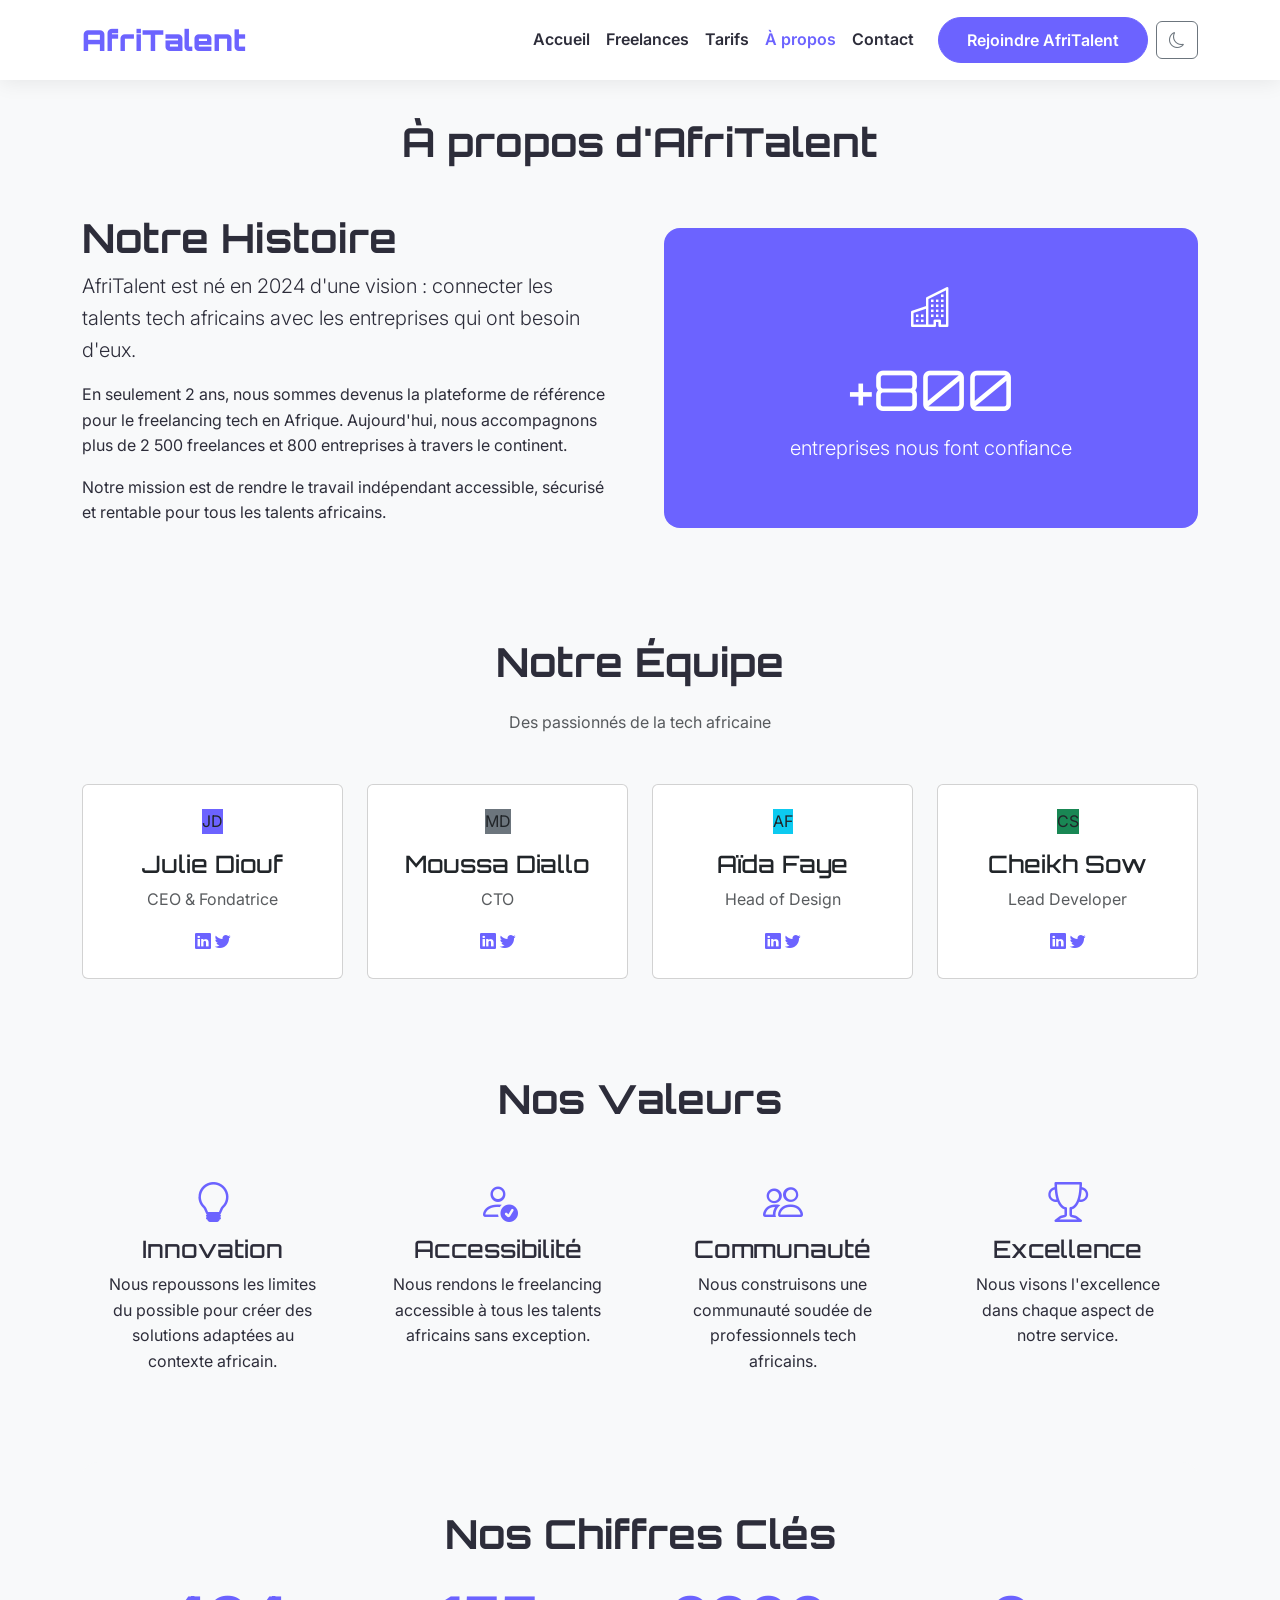
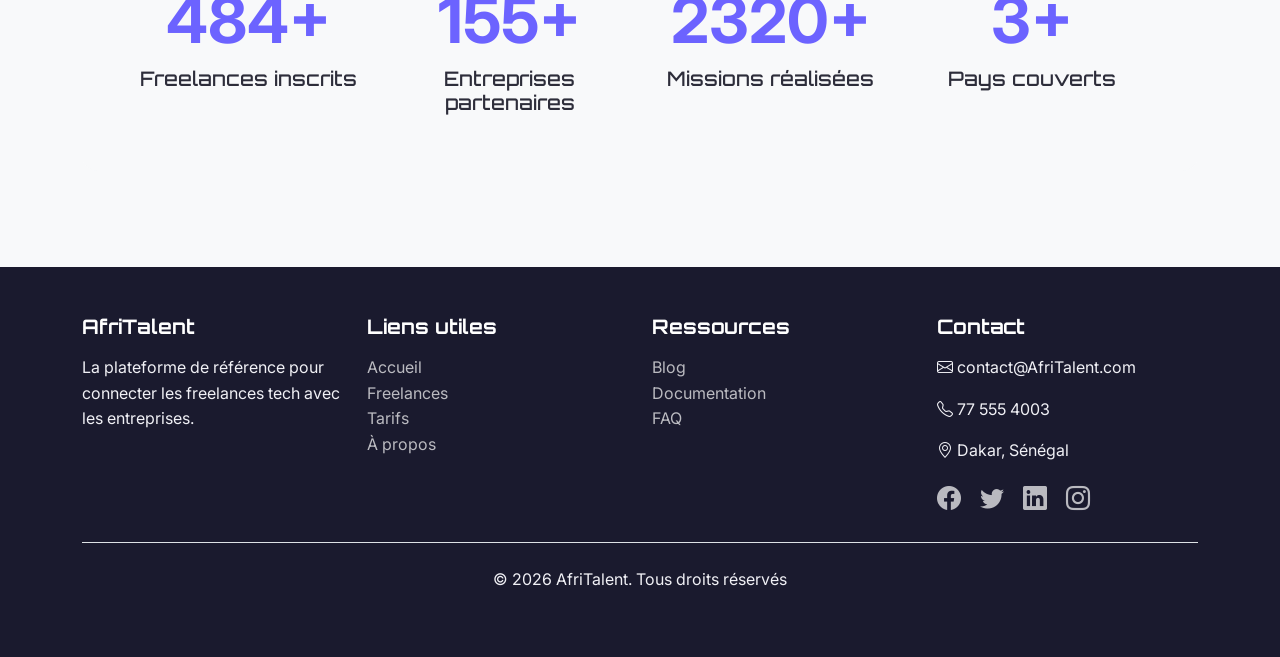
<file: about.html>
<!DOCTYPE html>
<html lang="fr">
<head>
    <meta charset="UTF-8">
    <meta name="viewport" content="width=device-width, initial-scale=1.0">
    <title>À propos - AfriTalent</title>
    
    <!-- Bootstrap 5 -->
    <link href="https://cdn.jsdelivr.net/npm/bootstrap@5.3.3/dist/css/bootstrap.min.css" rel="stylesheet">
    <!-- Bootstrap Icons -->
    <link rel="stylesheet" href="https://cdn.jsdelivr.net/npm/bootstrap-icons@1.11.3/font/bootstrap-icons.css">
    <!-- Google Fonts -->
    <link href="https://fonts.googleapis.com/css2?family=Orbitron:wght@400;700;800;900&family=Inter:wght@300;400;600;700&display=swap" rel="stylesheet">
    <!-- CSS personnalisé -->
    <link rel="stylesheet" href="css/style.css">
</head>
<body>

    <!-- ===== NAVBAR ===== -->
    <nav class="navbar navbar-expand-lg fixed-top" id="mainNav">
        <div class="container">
            <a class="navbar-brand" href="index.html">AfriTalent</a>
            <button class="navbar-toggler" type="button" data-bs-toggle="collapse" data-bs-target="#navbarNav">
                <span class="navbar-toggler-icon"></span>
            </button>
            <div class="collapse navbar-collapse" id="navbarNav">
                <ul class="navbar-nav ms-auto">
                    <li class="nav-item"><a class="nav-link" href="index.html">Accueil</a></li>
                    <li class="nav-item"><a class="nav-link" href="freelances.html">Freelances</a></li>
                    <li class="nav-item"><a class="nav-link" href="tarifs.html">Tarifs</a></li>
                    <li class="nav-item"><a class="nav-link active" href="about.html">À propos</a></li>
                    <li class="nav-item"><a class="nav-link" href="contact.html">Contact</a></li>
                </ul>
                <a href="contact.html" class="btn btn-primary ms-3">Rejoindre AfriTalent</a>
                <button class="btn btn-outline-secondary ms-2" id="darkModeToggle">
                    <i class="bi bi-moon"></i>
                </button>
            </div>
        </div>
    </nav>

    <!-- ===== PAGE À PROPOS ===== -->
    <main class="about-page py-5">
        <div class="container">

            <h1 class="text-center section-title mb-5">À propos d'AfriTalent</h1>

            <!-- ===== SECTION NOTRE HISTOIRE ===== -->
            <section class="histoire mb-5">
                <div class="row align-items-center g-5">
                    <div class="col-lg-6">
                        <h2 class="section-title">Notre Histoire</h2>
                        <p class="lead">AfriTalent est né en 2024 d'une vision : connecter les talents tech africains avec les entreprises qui ont besoin d'eux.</p>
                        <p>En seulement 2 ans, nous sommes devenus la plateforme de référence pour le freelancing tech en Afrique. Aujourd'hui, nous accompagnons plus de 2 500 freelances et 800 entreprises à travers le continent.</p>
                        <p>Notre mission est de rendre le travail indépendant accessible, sécurisé et rentable pour tous les talents africains.</p>
                    </div>
                    <div class="col-lg-6">
                        <div class="bg-primary text-white rounded-4 p-5 text-center">
                            <i class="bi bi-buildings fs-1"></i>
                            <h3 class="mt-3 display-4">+800</h3>
                            <p class="lead">entreprises nous font confiance</p>
                        </div>
                    </div>
                </div>
            </section>

            <!-- ===== SECTION L'ÉQUIPE ===== -->
            <section class="equipe my-5 pt-5">
                <h2 class="text-center section-title mb-4">Notre Équipe</h2>
                <p class="text-center text-muted mb-5">Des passionnés de la tech africaine</p>
                <div class="row g-4">
                    <!-- Membre 1 -->
                    <div class="col-lg-3 col-md-6">
                        <div class="card text-center p-4 h-100 team-card">
                            <div class="avatar-circle bg-primary mx-auto mb-3">JD</div>
                            <h4>Julie Diouf</h4>
                            <p class="text-muted">CEO & Fondatrice</p>
                            <div class="social-links">
                                <a href="#"><i class="bi bi-linkedin"></i></a>
                                <a href="#"><i class="bi bi-twitter"></i></a>
                            </div>
                        </div>
                    </div>
                    <!-- Membre 2 -->
                    <div class="col-lg-3 col-md-6">
                        <div class="card text-center p-4 h-100 team-card">
                            <div class="avatar-circle bg-secondary mx-auto mb-3">MD</div>
                            <h4>Moussa Diallo</h4>
                            <p class="text-muted">CTO</p>
                            <div class="social-links">
                                <a href="#"><i class="bi bi-linkedin"></i></a>
                                <a href="#"><i class="bi bi-twitter"></i></a>
                            </div>
                        </div>
                    </div>
                    <!-- Membre 3 -->
                    <div class="col-lg-3 col-md-6">
                        <div class="card text-center p-4 h-100 team-card">
                            <div class="avatar-circle bg-info mx-auto mb-3">AF</div>
                            <h4>Aïda Faye</h4>
                            <p class="text-muted">Head of Design</p>
                            <div class="social-links">
                                <a href="#"><i class="bi bi-linkedin"></i></a>
                                <a href="#"><i class="bi bi-twitter"></i></a>
                            </div>
                        </div>
                    </div>
                    <!-- Membre 4 -->
                    <div class="col-lg-3 col-md-6">
                        <div class="card text-center p-4 h-100 team-card">
                            <div class="avatar-circle bg-success mx-auto mb-3">CS</div>
                            <h4>Cheikh Sow</h4>
                            <p class="text-muted">Lead Developer</p>
                            <div class="social-links">
                                <a href="#"><i class="bi bi-linkedin"></i></a>
                                <a href="#"><i class="bi bi-twitter"></i></a>
                            </div>
                        </div>
                    </div>
                </div>
            </section>

            <!-- ===== SECTION NOS VALEURS ===== -->
            <section class="valeurs my-5 pt-5">
                <h2 class="text-center section-title mb-4">Nos Valeurs</h2>
                <div class="row g-4">
                    <div class="col-md-3 col-sm-6">
                        <div class="valeur-card text-center p-4">
                            <i class="bi bi-lightbulb fs-1 text-primary"></i>
                            <h4>Innovation</h4>
                            <p>Nous repoussons les limites du possible pour créer des solutions adaptées au contexte africain.</p>
                        </div>
                    </div>
                    <div class="col-md-3 col-sm-6">
                        <div class="valeur-card text-center p-4">
                            <i class="bi bi-person-check fs-1 text-primary"></i>
                            <h4>Accessibilité</h4>
                            <p>Nous rendons le freelancing accessible à tous les talents africains sans exception.</p>
                        </div>
                    </div>
                    <div class="col-md-3 col-sm-6">
                        <div class="valeur-card text-center p-4">
                            <i class="bi bi-people fs-1 text-primary"></i>
                            <h4>Communauté</h4>
                            <p>Nous construisons une communauté soudée de professionnels tech africains.</p>
                        </div>
                    </div>
                    <div class="col-md-3 col-sm-6">
                        <div class="valeur-card text-center p-4">
                            <i class="bi bi-trophy fs-1 text-primary"></i>
                            <h4>Excellence</h4>
                            <p>Nous visons l'excellence dans chaque aspect de notre service.</p>
                        </div>
                    </div>
                </div>
            </section>

            <!-- ===== SECTION CHIFFRES CLÉS ===== -->
            <section class="chiffres my-5 pt-5 bg-light rounded-4 p-5">
                <h2 class="text-center section-title mb-4">Nos Chiffres Clés</h2>
                <div class="row text-center g-4">
                    <div class="col-md-3 col-sm-6">
                        <span class="counter display-3 fw-bold text-primary" data-target="2500">0</span><span class="display-3 fw-bold text-primary">+</span>
                        <h5 class="mt-2">Freelances inscrits</h5>
                    </div>
                    <div class="col-md-3 col-sm-6">
                        <span class="counter display-3 fw-bold text-primary" data-target="800">0</span><span class="display-3 fw-bold text-primary">+</span>
                        <h5 class="mt-2">Entreprises partenaires</h5>
                    </div>
                    <div class="col-md-3 col-sm-6">
                        <span class="counter display-3 fw-bold text-primary" data-target="12000">0</span><span class="display-3 fw-bold text-primary">+</span>
                        <h5 class="mt-2">Missions réalisées</h5>
                    </div>
                    <div class="col-md-3 col-sm-6">
                        <span class="counter display-3 fw-bold text-primary" data-target="15">0</span><span class="display-3 fw-bold text-primary">+</span>
                        <h5 class="mt-2">Pays couverts</h5>
                    </div>
                </div>
            </section>

        </div>
    </main>

    <!-- ===== FOOTER ===== -->
    <footer class="footer py-5">
        <div class="container">
            <div class="row g-4">
                <div class="col-lg-3 col-md-6">
                    <h5>AfriTalent</h5>
                    <p>La plateforme de référence pour connecter les freelances tech avec les entreprises.</p>
                </div>
                <div class="col-lg-3 col-md-6">
                    <h5>Liens utiles</h5>
                    <ul class="list-unstyled">
                        <li><a href="index.html">Accueil</a></li>
                        <li><a href="freelances.html">Freelances</a></li>
                        <li><a href="tarifs.html">Tarifs</a></li>
                        <li><a href="about.html">À propos</a></li>
                    </ul>
                </div>
                <div class="col-lg-3 col-md-6">
                    <h5>Ressources</h5>
                    <ul class="list-unstyled">
                        <li><a href="#">Blog</a></li>
                        <li><a href="#">Documentation</a></li>
                        <li><a href="#">FAQ</a></li>
                    </ul>
                </div>
                <div class="col-lg-3 col-md-6">
                    <h5>Contact</h5>
                    <p><i class="bi bi-envelope"></i> contact@AfriTalent.com</p>
                    <p><i class="bi bi-telephone"></i> 77 555 4003</p>
                    <p><i class="bi bi-geo-alt"></i> Dakar, Sénégal</p>
                    <div class="social-icons">
                        <a href="#"><i class="bi bi-facebook"></i></a>
                        <a href="#"><i class="bi bi-twitter"></i></a>
                        <a href="#"><i class="bi bi-linkedin"></i></a>
                        <a href="#"><i class="bi bi-instagram"></i></a>
                    </div>
                </div>
            </div>
            <div class="footer-bottom text-center pt-4 mt-4 border-top">
                <p>© <span id="currentYear">2026</span> AfriTalent. Tous droits réservés</p>
            </div>
        </div>
    </footer>

    <!-- ===== BOUTON RETOUR EN HAUT ===== -->
    <button id="backToTop" class="btn btn-primary rounded-circle">
        <i class="bi bi-arrow-up"></i>
    </button>

    <!-- ===== SCRIPTS ===== -->
    <script src="https://cdn.jsdelivr.net/npm/bootstrap@5.3.3/dist/js/bootstrap.bundle.min.js"></script>
    <script src="js/main.js"></script>
</body>
</html>
</file>
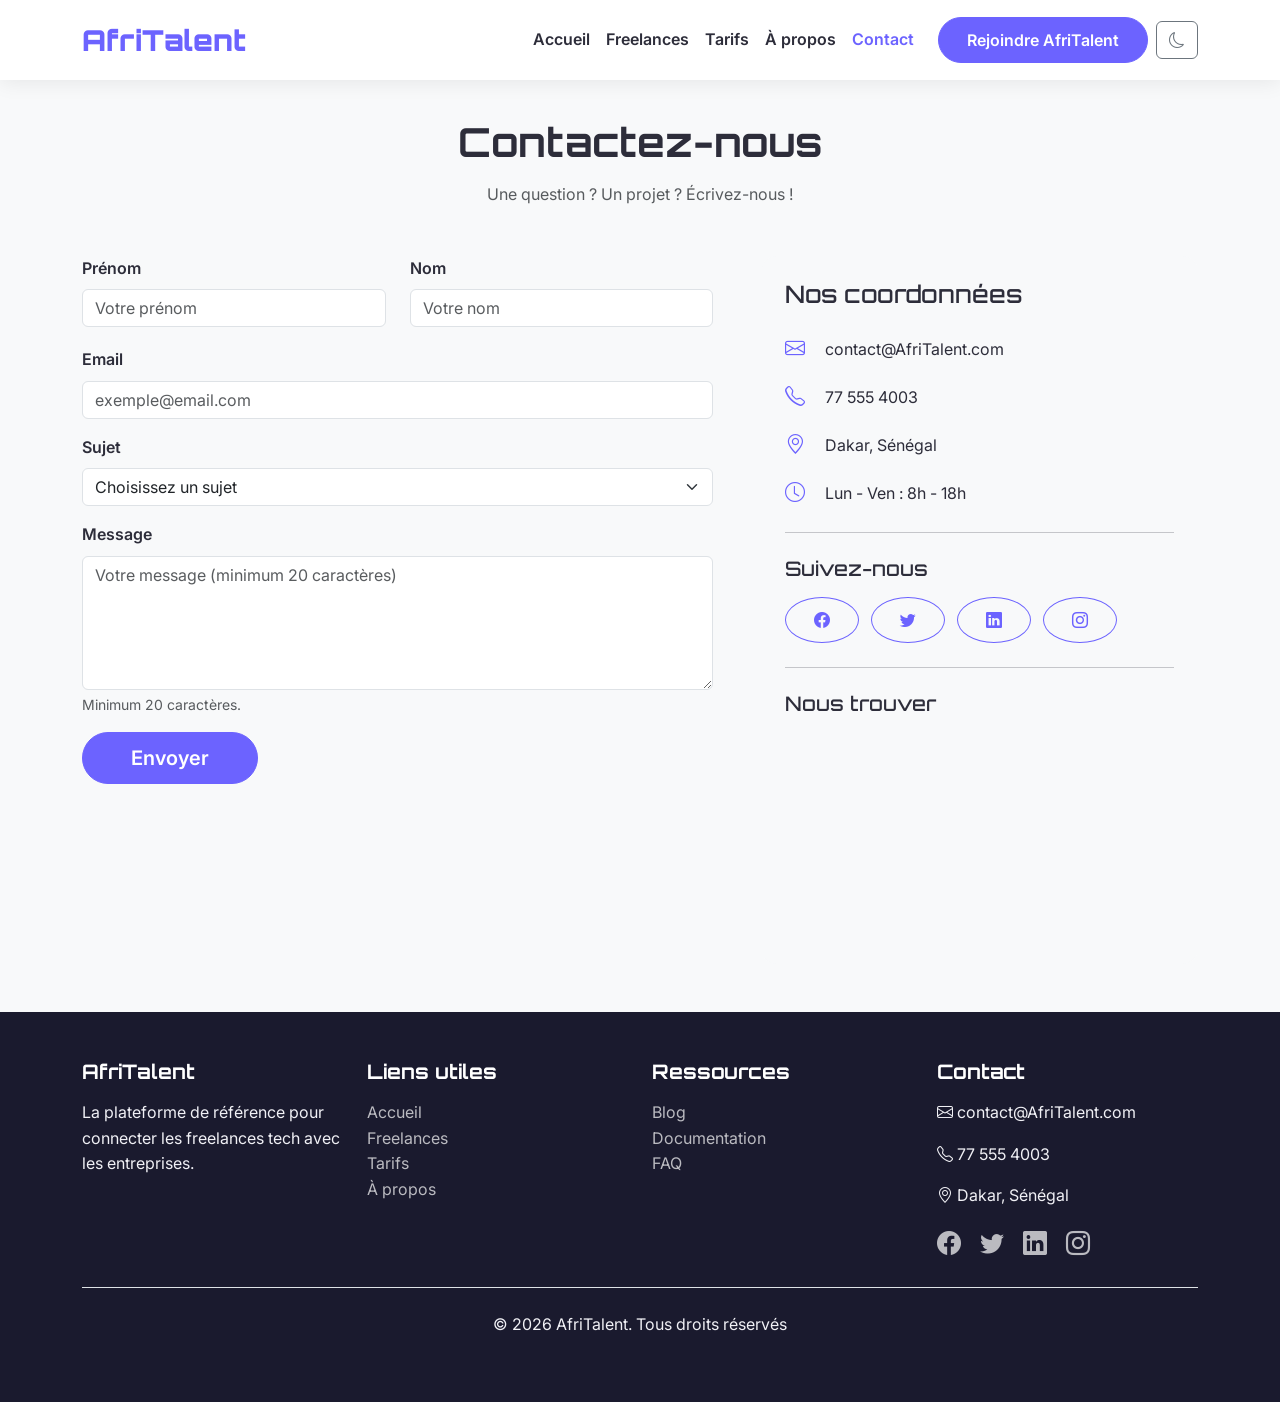
<file: contact.html>
<!DOCTYPE html>
<html lang="fr">
<head>
    <meta charset="UTF-8">
    <meta name="viewport" content="width=device-width, initial-scale=1.0">
    <title>Contact - AfriTalent</title>
    
    <!-- Bootstrap 5 -->
    <link href="https://cdn.jsdelivr.net/npm/bootstrap@5.3.3/dist/css/bootstrap.min.css" rel="stylesheet">
    <!-- Bootstrap Icons -->
    <link rel="stylesheet" href="https://cdn.jsdelivr.net/npm/bootstrap-icons@1.11.3/font/bootstrap-icons.css">
    <!-- Google Fonts -->
    <link href="https://fonts.googleapis.com/css2?family=Orbitron:wght@400;700;800;900&family=Inter:wght@300;400;600;700&display=swap" rel="stylesheet">
    <!-- CSS personnalisé -->
    <link rel="stylesheet" href="css/style.css">
</head>
<body>

    <!-- ===== NAVBAR ===== -->
    <nav class="navbar navbar-expand-lg fixed-top" id="mainNav">
        <div class="container">
            <a class="navbar-brand" href="index.html">AfriTalent</a>
            <button class="navbar-toggler" type="button" data-bs-toggle="collapse" data-bs-target="#navbarNav">
                <span class="navbar-toggler-icon"></span>
            </button>
            <div class="collapse navbar-collapse" id="navbarNav">
                <ul class="navbar-nav ms-auto">
                    <li class="nav-item"><a class="nav-link" href="index.html">Accueil</a></li>
                    <li class="nav-item"><a class="nav-link" href="freelances.html">Freelances</a></li>
                    <li class="nav-item"><a class="nav-link" href="tarifs.html">Tarifs</a></li>
                    <li class="nav-item"><a class="nav-link" href="about.html">À propos</a></li>
                    <li class="nav-item"><a class="nav-link active" href="contact.html">Contact</a></li>
                </ul>
                <a href="contact.html" class="btn btn-primary ms-3">Rejoindre AfriTalent</a>
                <button class="btn btn-outline-secondary ms-2" id="darkModeToggle">
                    <i class="bi bi-moon"></i>
                </button>
            </div>
        </div>
    </nav>

    <!-- ===== PAGE CONTACT ===== -->
    <main class="contact-page py-5">
        <div class="container">
            <h1 class="text-center section-title mb-3">Contactez-nous</h1>
            <p class="text-center text-muted mb-5">Une question ? Un projet ? Écrivez-nous !</p>

            <div class="row g-5">
                <!-- ===== FORMULAIRE ===== -->
                <div class="col-lg-7">
                    <form id="contactForm" class="needs-validation" novalidate>
                        <div class="row">
                            <div class="col-md-6 mb-3">
                                <label for="prenom" class="form-label fw-semibold">Prénom</label>
                                <input type="text" id="prenom" class="form-control" placeholder="Votre prénom" required>
                                <div id="prenomError" class="text-danger small mt-1"></div>
                            </div>
                            <div class="col-md-6 mb-3">
                                <label for="nom" class="form-label fw-semibold">Nom</label>
                                <input type="text" id="nom" class="form-control" placeholder="Votre nom" required>
                                <div id="nomError" class="text-danger small mt-1"></div>
                            </div>
                        </div>
                        <div class="mb-3">
                            <label for="email" class="form-label fw-semibold">Email</label>
                            <input type="email" id="email" class="form-control" placeholder="exemple@email.com" required>
                            <div id="emailError" class="text-danger small mt-1"></div>
                        </div>
                        <div class="mb-3">
                            <label for="sujet" class="form-label fw-semibold">Sujet</label>
                            <select id="sujet" class="form-select" required>
                                <option value="">Choisissez un sujet</option>
                                <option value="information">Demande d'information</option>
                                <option value="freelance">Devenir freelance</option>
                                <option value="entreprise">Recruter un freelance</option>
                                <option value="reclamation">Réclamation</option>
                                <option value="autre">Autre</option>
                            </select>
                            <div id="sujetError" class="text-danger small mt-1"></div>
                        </div>
                        <div class="mb-3">
                            <label for="message" class="form-label fw-semibold">Message</label>
                            <textarea id="message" class="form-control" rows="5" placeholder="Votre message (minimum 20 caractères)" required></textarea>
                            <div id="messageError" class="text-danger small mt-1"></div>
                            <div class="form-text">Minimum 20 caractères.</div>
                        </div>
                        <button type="submit" class="btn btn-primary btn-lg px-5">Envoyer</button>
                        <div id="successMessage" class="mt-3" style="display:none;"></div>
                    </form>
                </div>

                <!-- ===== INFORMATIONS DE CONTACT ===== -->
                <div class="col-lg-5">
                    <div class="contact-info p-4 bg-light rounded-4">
                        <h4 class="mb-4">Nos coordonnées</h4>
                        <div class="mb-3">
                            <i class="bi bi-envelope fs-5 text-primary me-3"></i>
                            <span>contact@AfriTalent.com</span>
                        </div>
                        <div class="mb-3">
                            <i class="bi bi-telephone fs-5 text-primary me-3"></i>
                            <span>77 555 4003</span>
                        </div>
                        <div class="mb-3">
                            <i class="bi bi-geo-alt fs-5 text-primary me-3"></i>
                            <span>Dakar, Sénégal</span>
                        </div>
                        <div class="mb-3">
                            <i class="bi bi-clock fs-5 text-primary me-3"></i>
                            <span>Lun - Ven : 8h - 18h</span>
                        </div>

                        <hr class="my-4">

                        <h5 class="mb-3">Suivez-nous</h5>
                        <div class="social-icons">
                            <a href="#" class="btn btn-outline-primary rounded-circle me-2"><i class="bi bi-facebook"></i></a>
                            <a href="#" class="btn btn-outline-primary rounded-circle me-2"><i class="bi bi-twitter"></i></a>
                            <a href="#" class="btn btn-outline-primary rounded-circle me-2"><i class="bi bi-linkedin"></i></a>
                            <a href="#" class="btn btn-outline-primary rounded-circle"><i class="bi bi-instagram"></i></a>
                        </div>

                        <!-- ===== GOOGLE MAPS ===== -->
                        <hr class="my-4">
                        <h5 class="mb-3">Nous trouver</h5>
                        <div class="map-container">
                            <iframe 
                                src="https://www.google.com/maps/embed?pb=!1m18!1m12!1m3!1d3859.852212486645!2d-17.447186!3d14.693724!2m3!1f0!2f0!3f0!3m2!1i1024!2i768!4f13.1!3m3!1m2!1s0x0%3A0x0!2zMTTCsDQxJzM3LjQiTiAxN8KwMjYnNDkuNyJX!5e0!3m2!1sfr!2ssn!4v1234567890" 
                                width="100%" 
                                height="200" 
                                style="border:0; border-radius: 12px;" 
                                allowfullscreen="" 
                                loading="lazy" 
                                referrerpolicy="no-referrer-when-downgrade">
                            </iframe>
                        </div>
                    </div>
                </div>
            </div>
        </div>
    </main>

    <!-- ===== FOOTER ===== -->
    <footer class="footer py-5">
        <div class="container">
            <div class="row g-4">
                <div class="col-lg-3 col-md-6">
                    <h5>AfriTalent</h5>
                    <p>La plateforme de référence pour connecter les freelances tech avec les entreprises.</p>
                </div>
                <div class="col-lg-3 col-md-6">
                    <h5>Liens utiles</h5>
                    <ul class="list-unstyled">
                        <li><a href="index.html">Accueil</a></li>
                        <li><a href="freelances.html">Freelances</a></li>
                        <li><a href="tarifs.html">Tarifs</a></li>
                        <li><a href="about.html">À propos</a></li>
                    </ul>
                </div>
                <div class="col-lg-3 col-md-6">
                    <h5>Ressources</h5>
                    <ul class="list-unstyled">
                        <li><a href="#">Blog</a></li>
                        <li><a href="#">Documentation</a></li>
                        <li><a href="#">FAQ</a></li>
                    </ul>
                </div>
                <div class="col-lg-3 col-md-6">
                    <h5>Contact</h5>
                    <p><i class="bi bi-envelope"></i> contact@AfriTalent.com</p>
                    <p><i class="bi bi-telephone"></i> 77 555 4003</p>
                    <p><i class="bi bi-geo-alt"></i> Dakar, Sénégal</p>
                    <div class="social-icons">
                        <a href="#"><i class="bi bi-facebook"></i></a>
                        <a href="#"><i class="bi bi-twitter"></i></a>
                        <a href="#"><i class="bi bi-linkedin"></i></a>
                        <a href="#"><i class="bi bi-instagram"></i></a>
                    </div>
                </div>
            </div>
            <div class="footer-bottom text-center pt-4 mt-4 border-top">
                <p>© <span id="currentYear">2026</span> AfriTalent. Tous droits réservés</p>
            </div>
        </div>
    </footer>

    <!-- ===== BOUTON RETOUR EN HAUT ===== -->
    <button id="backToTop" class="btn btn-primary rounded-circle">
        <i class="bi bi-arrow-up"></i>
    </button>

    <!-- ===== SCRIPTS ===== -->
    <script src="https://cdn.jsdelivr.net/npm/bootstrap@5.3.3/dist/js/bootstrap.bundle.min.js"></script>
    <script src="js/main.js"></script>
</body>
</html>
</file>
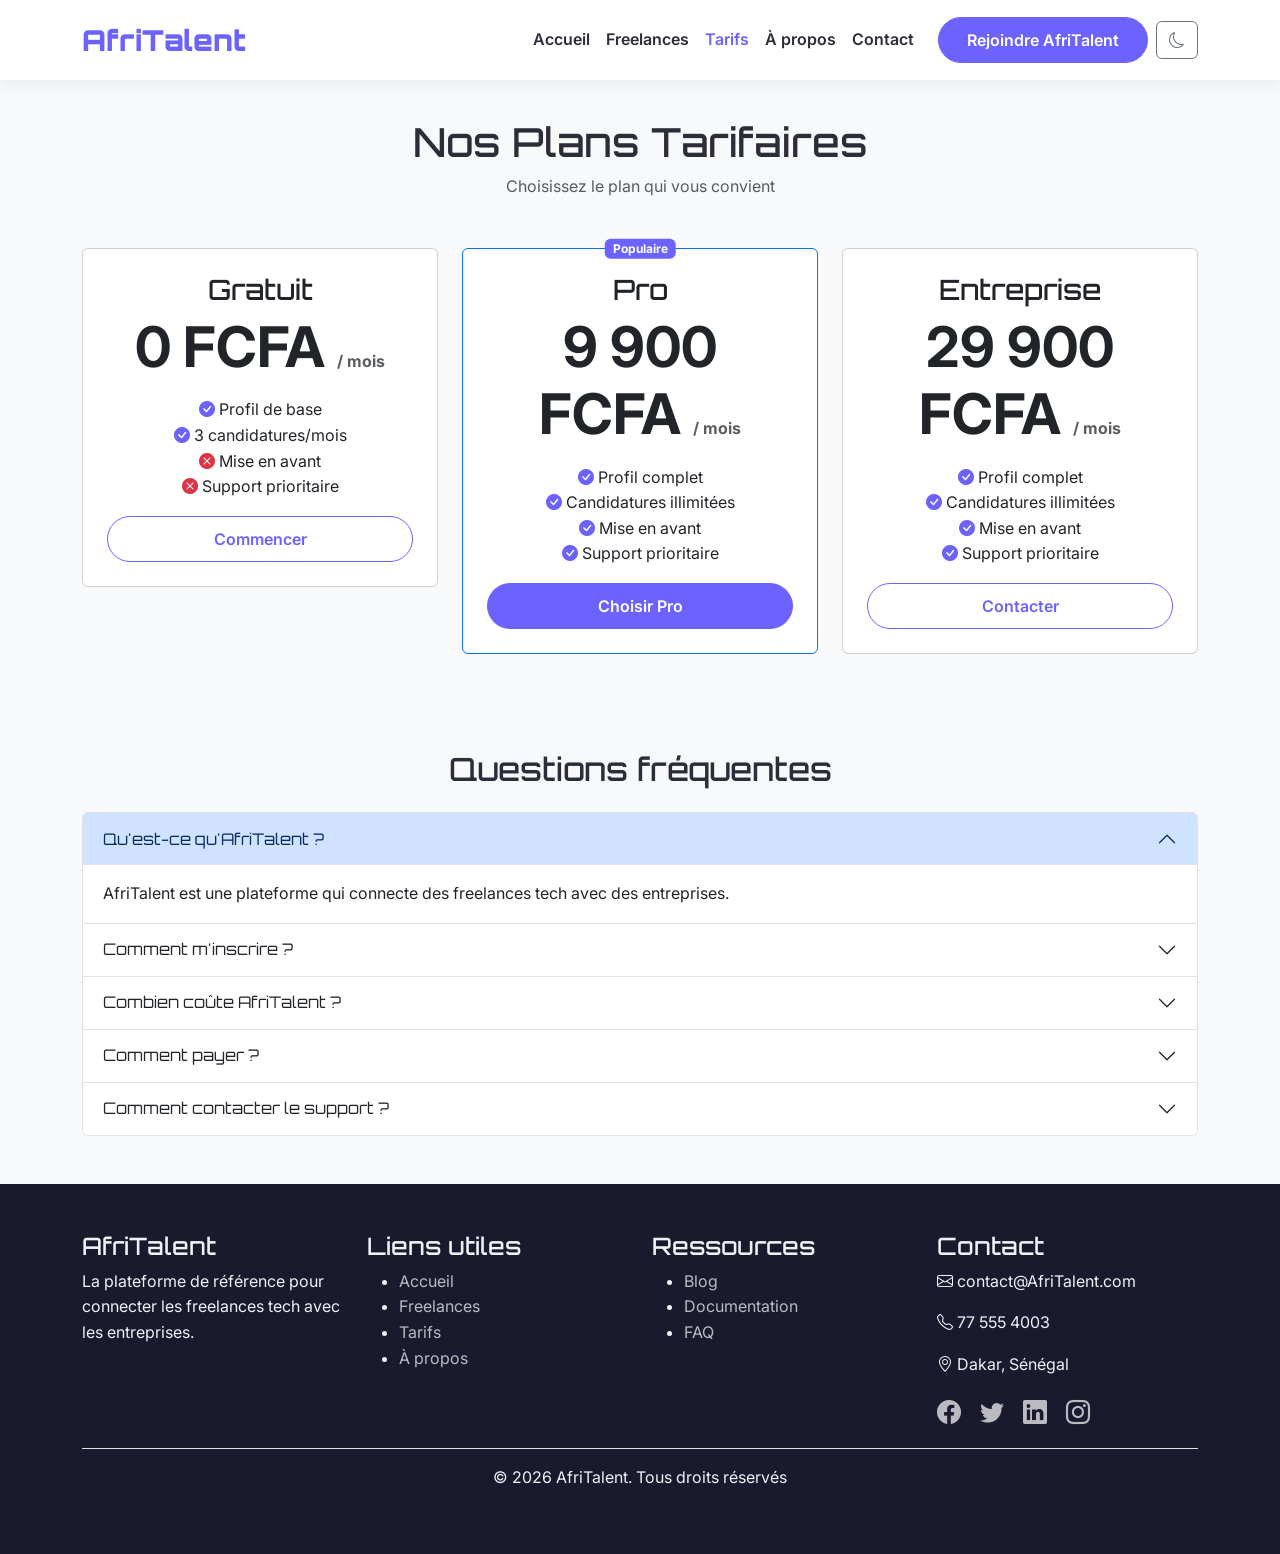
<file: tarifs.html>
<!DOCTYPE html>
<html lang="fr">
<head>
    <meta charset="UTF-8">
    <meta name="viewport" content="width=device-width, initial-scale=1.0">
    <title>Tarifs - AfriTalent</title>
    <link href="https://cdn.jsdelivr.net/npm/bootstrap@5.3.3/dist/css/bootstrap.min.css" rel="stylesheet">
    <link rel="stylesheet" href="https://cdn.jsdelivr.net/npm/bootstrap-icons@1.11.3/font/bootstrap-icons.css">
    <link href="https://fonts.googleapis.com/css2?family=Orbitron:wght@400;700;800;900&family=Inter:wght@300;400;600;700&display=swap" rel="stylesheet">
    <link rel="stylesheet" href="css/style.css">
</head>
<body>

    <!-- NAVBAR -->
    <nav class="navbar navbar-expand-lg fixed-top" id="mainNav">
        <div class="container">
            <a class="navbar-brand" href="index.html">AfriTalent</a>
            <button class="navbar-toggler" type="button" data-bs-toggle="collapse" data-bs-target="#navbarNav">
                <span class="navbar-toggler-icon"></span>
            </button>
            <div class="collapse navbar-collapse" id="navbarNav">
                <ul class="navbar-nav ms-auto">
                    <li class="nav-item"><a class="nav-link" href="index.html">Accueil</a></li>
                    <li class="nav-item"><a class="nav-link" href="freelances.html">Freelances</a></li>
                    <li class="nav-item"><a class="nav-link active" href="tarifs.html">Tarifs</a></li>
                    <li class="nav-item"><a class="nav-link" href="about.html">À propos</a></li>
                    <li class="nav-item"><a class="nav-link" href="contact.html">Contact</a></li>
                </ul>
                <a href="contact.html" class="btn btn-primary ms-3">Rejoindre AfriTalent</a>
                <button class="btn btn-outline-secondary ms-2" id="darkModeToggle">
                    <i class="bi bi-moon"></i>
                </button>
            </div>
        </div>
    </nav>

    <!-- PAGE TARIFS -->
    <main class="tarifs-page py-5">
        <div class="container">
            <h1 class="text-center">Nos Plans Tarifaires</h1>
            <p class="text-center text-muted">Choisissez le plan qui vous convient</p>

            <div class="row g-4 mt-4">
                <!-- Plan Gratuit -->
                <div class="col-lg-4">
                    <div class="card tarif-card text-center p-4">
                        <h3>Gratuit</h3>
                        <p class="display-4 fw-bold">0 FCFA <span class="fs-6 text-muted">/ mois</span></p>
                        <ul class="list-unstyled">
                            <li><i class="bi bi-check-circle-fill text-primary"></i> Profil de base</li>
                            <li><i class="bi bi-check-circle-fill text-primary"></i> 3 candidatures/mois</li>
                            <li><i class="bi bi-x-circle-fill text-danger"></i> Mise en avant</li>
                            <li><i class="bi bi-x-circle-fill text-danger"></i> Support prioritaire</li>
                        </ul>
                        <a href="#" class="btn btn-outline-primary">Commencer</a>
                    </div>
                </div>

                <!-- Plan Pro -->
                <div class="col-lg-4">
                    <div class="card tarif-card text-center p-4 border-primary">
                        <span class="badge bg-primary position-absolute top-0 start-50 translate-middle">Populaire</span>
                        <h3>Pro</h3>
                        <p class="display-4 fw-bold">9 900 FCFA <span class="fs-6 text-muted">/ mois</span></p>
                        <ul class="list-unstyled">
                            <li><i class="bi bi-check-circle-fill text-primary"></i> Profil complet</li>
                            <li><i class="bi bi-check-circle-fill text-primary"></i> Candidatures illimitées</li>
                            <li><i class="bi bi-check-circle-fill text-primary"></i> Mise en avant</li>
                            <li><i class="bi bi-check-circle-fill text-primary"></i> Support prioritaire</li>
                        </ul>
                        <a href="#" class="btn btn-primary">Choisir Pro</a>
                    </div>
                </div>

                <!-- Plan Entreprise -->
                <div class="col-lg-4">
                    <div class="card tarif-card text-center p-4">
                        <h3>Entreprise</h3>
                        <p class="display-4 fw-bold">29 900 FCFA <span class="fs-6 text-muted">/ mois</span></p>
                        <ul class="list-unstyled">
                            <li><i class="bi bi-check-circle-fill text-primary"></i> Profil complet</li>
                            <li><i class="bi bi-check-circle-fill text-primary"></i> Candidatures illimitées</li>
                            <li><i class="bi bi-check-circle-fill text-primary"></i> Mise en avant</li>
                            <li><i class="bi bi-check-circle-fill text-primary"></i> Support prioritaire</li>
                        </ul>
                        <a href="#" class="btn btn-outline-primary">Contacter</a>
                    </div>
                </div>
            </div>

            <!-- FAQ -->
            <section class="faq mt-5 pt-5">
                <h2 class="text-center">Questions fréquentes</h2>
                <div class="accordion mt-4" id="faqAccordion">
                    <div class="accordion-item">
                        <h2 class="accordion-header">
                            <button class="accordion-button" type="button" data-bs-toggle="collapse" data-bs-target="#faq1">
                                Qu'est-ce qu'AfriTalent ?
                            </button>
                        </h2>
                        <div id="faq1" class="accordion-collapse collapse show" data-bs-parent="#faqAccordion">
                            <div class="accordion-body">AfriTalent est une plateforme qui connecte des freelances tech avec des entreprises.</div>
                        </div>
                    </div>
                    <div class="accordion-item">
                        <h2 class="accordion-header">
                            <button class="accordion-button collapsed" type="button" data-bs-toggle="collapse" data-bs-target="#faq2">
                                Comment m'inscrire ?
                            </button>
                        </h2>
                        <div id="faq2" class="accordion-collapse collapse" data-bs-parent="#faqAccordion">
                            <div class="accordion-body">Rendez-vous sur la page Contact et remplissez le formulaire d'inscription.</div>
                        </div>
                    </div>
                    <div class="accordion-item">
                        <h2 class="accordion-header">
                            <button class="accordion-button collapsed" type="button" data-bs-toggle="collapse" data-bs-target="#faq3">
                                Combien coûte AfriTalent ?
                            </button>
                        </h2>
                        <div id="faq3" class="accordion-collapse collapse" data-bs-parent="#faqAccordion">
                            <div class="accordion-body">Nous proposons un plan gratuit, un plan Pro à 9 900 FCFA/mois et un plan Entreprise à 29 900 FCFA/mois.</div>
                        </div>
                    </div>
                    <div class="accordion-item">
                        <h2 class="accordion-header">
                            <button class="accordion-button collapsed" type="button" data-bs-toggle="collapse" data-bs-target="#faq4">
                                Comment payer ?
                            </button>
                        </h2>
                        <div id="faq4" class="accordion-collapse collapse" data-bs-parent="#faqAccordion">
                            <div class="accordion-body">Nous acceptons les paiements par carte bancaire, Mobile Money et virement bancaire.</div>
                        </div>
                    </div>
                    <div class="accordion-item">
                        <h2 class="accordion-header">
                            <button class="accordion-button collapsed" type="button" data-bs-toggle="collapse" data-bs-target="#faq5">
                                Comment contacter le support ?
                            </button>
                        </h2>
                        <div id="faq5" class="accordion-collapse collapse" data-bs-parent="#faqAccordion">
                            <div class="accordion-body">Vous pouvez nous contacter via le formulaire de contact ou par email à contact@AfriTalent.com.</div>
                        </div>
                    </div>
                </div>
            </section>
        </div>
    </main>

    <!-- FOOTER -->
    <footer class="py-5">
        <div class="container">
            <div class="row">
                <div class="col-lg-3 col-md-6">
                    <h4>AfriTalent</h4>
                    <p>La plateforme de référence pour connecter les freelances tech avec les entreprises.</p>
                </div>
                <div class="col-lg-3 col-md-6">
                    <h4>Liens utiles</h4>
                    <ul>
                        <li><a href="index.html">Accueil</a></li>
                        <li><a href="freelances.html">Freelances</a></li>
                        <li><a href="tarifs.html">Tarifs</a></li>
                        <li><a href="about.html">À propos</a></li>
                    </ul>
                </div>
                <div class="col-lg-3 col-md-6">
                    <h4>Ressources</h4>
                    <ul>
                        <li><a href="#">Blog</a></li>
                        <li><a href="#">Documentation</a></li>
                        <li><a href="#">FAQ</a></li>
                    </ul>
                </div>
                <div class="col-lg-3 col-md-6">
                    <h4>Contact</h4>
                    <p><i class="bi bi-envelope"></i> contact@AfriTalent.com</p>
                    <p><i class="bi bi-telephone"></i> 77 555 4003</p>
                    <p><i class="bi bi-geo-alt"></i> Dakar, Sénégal</p>
                    <div class="social-icons">
                        <a href="#"><i class="bi bi-facebook"></i></a>
                        <a href="#"><i class="bi bi-twitter"></i></a>
                        <a href="#"><i class="bi bi-linkedin"></i></a>
                        <a href="#"><i class="bi bi-instagram"></i></a>
                    </div>
                </div>
            </div>
            <div class="text-center pt-3 mt-3 border-top">
                <p>© <span id="currentYear">2026</span> AfriTalent. Tous droits réservés</p>
            </div>
        </div>
    </footer>

    <!-- BOUTON RETOUR EN HAUT -->
    <button id="backToTop" class="btn btn-primary rounded-circle">
        <i class="bi bi-arrow-up"></i>
    </button>

    <script src="https://cdn.jsdelivr.net/npm/bootstrap@5.3.3/dist/js/bootstrap.bundle.min.js"></script>
    <script src="js/main.js"></script>
</body>
</html>
</file>
<file: css/style.css>
/* ===== 1. VARIABLES CSS ===== */
:root {
    /* Couleurs principales */
    --primary: #6C63FF;
    --secondary: #FF6584;
    --dark: #1A1A2E;
    --light: #F8F9FA;
    --text-dark: #2D2D3A;
    --text-light: #F0F0F5;
    
    /* Polices */
    --font-heading: 'Orbitron', sans-serif;
    --font-body: 'Inter', sans-serif;
    
    /* Ombres et bordures */
    --shadow: 0 10px 30px rgba(0,0,0,0.08);
    --radius: 16px;
    --transition: 0.3s ease;
    
    /* Espacements */
    --spacing-sm: 1rem;
    --spacing-md: 2rem;
    --spacing-lg: 4rem;
}

/* ===== 2. RESET ===== */
* {
    margin: 0;
    padding: 0;
    box-sizing: border-box;
}

body {
    font-family: var(--font-body);
    color: var(--text-dark);
    background: var(--light);
    padding-top: 70px;
    line-height: 1.6;
}

h1, h2, h3, h4, h5 {
    font-family: var(--font-heading);
}

a {
    text-decoration: none;
    color: var(--primary);
    transition: var(--transition);
}

a:hover {
    color: var(--secondary);
}

/* ===== 3. NAVBAR ===== */
.navbar {
    background: rgba(255,255,255,0.95);
    backdrop-filter: blur(10px);
    box-shadow: 0 2px 20px rgba(0,0,0,0.08);
    padding: 12px 0;
    transition: var(--transition);
}

.navbar.scrolled {
    background: #fff;
    box-shadow: 0 4px 30px rgba(0,0,0,0.15);
    padding: 8px 0;
}

.navbar-brand {
    font-family: var(--font-heading);
    font-weight: 900;
    font-size: 1.8rem;
    color: var(--primary) !important;
}

.nav-link {
    font-weight: 600;
    color: var(--text-dark) !important;
    transition: var(--transition);
}

.nav-link:hover {
    color: var(--primary) !important;
}

.nav-link.active {
    color: var(--primary) !important;
}

/* ===== 4. BOUTONS ===== */
.btn-primary {
    background: var(--primary);
    border-color: var(--primary);
    padding: 10px 28px;
    border-radius: 50px;
    font-weight: 600;
    transition: var(--transition);
}

.btn-primary:hover {
    background: #5a52d5;
    border-color: #5a52d5;
    transform: translateY(-2px);
    box-shadow: 0 8px 25px rgba(108,99,255,0.3);
}

.btn-outline-primary {
    border-color: var(--primary);
    color: var(--primary);
    padding: 10px 28px;
    border-radius: 50px;
    font-weight: 600;
    transition: var(--transition);
}

.btn-outline-primary:hover {
    background: var(--primary);
    color: #fff;
    transform: translateY(-2px);
    box-shadow: 0 8px 25px rgba(108,99,255,0.3);
}

/* ===== 5. HERO ===== */
.hero {
    min-height: 90vh;
    display: flex;
    align-items: center;
    padding: 60px 0;
}

.hero h1 {
    font-size: 4rem;
    font-weight: 900;
    color: var(--primary);
}

.hero h2 {
    font-size: 2rem;
    font-weight: 700;
}

.hero p {
    font-size: 1.2rem;
    color: #6c757d;
}

/* ===== 6. FOOTER ===== */
footer {
    background: var(--dark);
    color: var(--text-light);
    padding: var(--spacing-lg) 0 var(--spacing-md);
}

footer h5 {
    font-family: var(--font-heading);
    font-weight: 700;
    margin-bottom: var(--spacing-sm);
    color: #fff;
}

footer a {
    color: rgba(255,255,255,0.7);
    transition: var(--transition);
}

footer a:hover {
    color: var(--primary);
}

footer .social-icons a {
    font-size: 1.5rem;
    margin-right: 15px;
    display: inline-block;
    transition: var(--transition);
}

footer .social-icons a:hover {
    transform: translateY(-3px);
    color: var(--primary);
}

.footer-bottom {
    border-top: 1px solid rgba(255,255,255,0.1);
    padding-top: var(--spacing-md);
    margin-top: var(--spacing-md);
    text-align: center;
}

/* ===== 7. BOUTON RETOUR EN HAUT ===== */
#backToTop {
    position: fixed;
    bottom: 30px;
    right: 30px;
    background: var(--primary);
    color: #fff;
    border: none;
    width: 50px;
    height: 50px;
    border-radius: 50%;
    opacity: 0;
    visibility: hidden;
    transition: var(--transition);
    cursor: pointer;
    z-index: 999;
    font-size: 1.5rem;
}

#backToTop.show {
    opacity: 1;
    visibility: visible;
}

#backToTop:hover {
    background: #5a52d5;
    transform: translateY(-5px);
}

/* ===== 8. DARK MODE ===== */
body.dark-mode {
    background: var(--dark);
    color: var(--text-light);
}

body.dark-mode .navbar {
    background: rgba(26,26,46,0.95);
}

body.dark-mode .nav-link {
    color: var(--text-light) !important;
}

body.dark-mode .btn-outline-secondary {
    border-color: rgba(255,255,255,0.3);
    color: var(--text-light);
}

body.dark-mode .card,
body.dark-mode .step-card,
body.dark-mode .cat-card,
body.dark-mode .testimonial-card,
body.dark-mode .valeur-card {
    background: #252540;
    color: var(--text-light);
    border-color: #3a3a5a;
}

body.dark-mode .bg-light {
    background: #252540 !important;
}

body.dark-mode .bg-light .text-muted {
    color: #a0a0b8 !important;
}

body.dark-mode .text-muted {
    color: #a0a0b8 !important;
}

body.dark-mode footer {
    background: #111122;
}

/* ===== 9. UTILITAIRES ===== */
.section-title {
    font-family: var(--font-heading);
    font-weight: 700;
    font-size: 2.5rem;
}

.text-primary {
    color: var(--primary) !important;
}

.bg-primary {
    background: var(--primary) !important;
}

/* ===== SECTION COMMENT ÇA MARCHE (BENTO GRID) ===== */
.how-it-works {
    padding: 80px 0;
}

.how-it-works .section-title {
    margin-bottom: 50px;
}

.bento-grid {
    display: grid;
    grid-template-columns: repeat(4, 1fr);
    gap: 24px;
}

.step-card {
    background: #fff;
    padding: 30px 20px;
    border-radius: var(--radius);
    box-shadow: var(--shadow);
    transition: var(--transition);
    border: 2px solid transparent;
    height: 100%;
}

.step-card:hover {
    transform: translateY(-10px);
    border-color: var(--primary);
    box-shadow: 0 15px 40px rgba(108,99,255,0.15);
}

.step-number {
    font-family: var(--font-heading);
    font-weight: 900;
    font-size: 3rem;
    color: var(--primary);
    display: block;
    margin-bottom: 10px;
}

.step-card h4 {
    font-weight: 700;
    margin-bottom: 10px;
}

.step-card p {
    color: #6c757d;
    margin-bottom: 0;
}

/* ===== SECTION CATÉGORIES ===== */
.categories {
    padding: 80px 0;
}

.categories .section-title {
    margin-bottom: 50px;
}

.cat-card {
    background: #fff;
    padding: 30px 20px;
    border-radius: var(--radius);
    text-align: center;
    box-shadow: var(--shadow);
    transition: var(--transition);
    cursor: pointer;
    border: 2px solid transparent;
    height: 100%;
}

.cat-card:hover {
    transform: translateY(-10px) scale(1.02);
    border-color: var(--primary);
    box-shadow: 0 15px 40px rgba(108,99,255,0.15);
}

.cat-card i {
    font-size: 3rem;
    color: var(--primary);
    display: block;
    margin-bottom: 15px;
}

.cat-card h4 {
    font-weight: 700;
    margin-bottom: 8px;
}

.cat-card p {
    color: #6c757d;
    margin-bottom: 0;
}

/* ===== SECTION TÉMOIGNAGES (CAROUSEL) ===== */
.testimonials {
    padding: 80px 0;
}

.testimonials .section-title {
    margin-bottom: 50px;
}

.testimonial-card {
    text-align: center;
    max-width: 700px;
    margin: 0 auto;
    padding: 30px;
    background: #fff;
    border-radius: var(--radius);
    box-shadow: var(--shadow);
}

.testimonial-card img {
    width: 80px;
    height: 80px;
    border-radius: 50%;
    object-fit: cover;
    margin-bottom: 15px;
    border: 3px solid var(--primary);
    padding: 3px;
}

.testimonial-card h5 {
    font-weight: 700;
    margin-bottom: 2px;
}

.testimonial-card .text-muted {
    margin-bottom: 15px;
}

.testimonial-card .stars {
    font-size: 1.5rem;
    letter-spacing: 3px;
}

/* ===== SECTION CTA ===== */
.cta-banner {
    background: linear-gradient(135deg, var(--primary), #5a52d5);
    padding: 80px 0;
}

.cta-banner h2 {
    font-weight: 700;
    margin-bottom: 15px;
}

.cta-banner .lead {
    margin-bottom: 30px;
}

.cta-banner .btn-light {
    padding: 14px 40px;
    border-radius: 50px;
    font-weight: 600;
    transition: var(--transition);
}

.cta-banner .btn-light:hover {
    transform: translateY(-3px);
    box-shadow: 0 8px 25px rgba(0,0,0,0.2);
}

/* ===== COMPTEURS ===== */
.counters-section .counter {
    font-family: var(--font-heading);
    font-weight: 900;
}

.counters-section p {
    font-weight: 600;
    color: #6c757d;
    margin-top: 5px;
}

/* ===== RESPONSIVE BENTO GRID ===== */
@media (max-width: 992px) {
    .bento-grid {
        grid-template-columns: repeat(2, 1fr);
    }
}

@media (max-width: 576px) {
    .bento-grid {
        grid-template-columns: 1fr;
    }
    .step-card {
        padding: 20px 15px;
    }
}

/* ===== RESPONSIVE - TABLETTE (max-width: 992px) ===== */
@media (max-width: 992px) {
    /* Hero */
    .hero {
        min-height: auto;
        padding: 120px 0 60px;
        text-align: center;
    }
    
    .hero h1 {
        font-size: 3rem;
    }
    
    .hero h2 {
        font-size: 1.6rem;
    }
    
    .hero-buttons {
        justify-content: center;
    }
    
    .hero .counters-section {
        justify-content: center;
    }
    
    /* Catégories */
    .cat-card {
        padding: 25px 15px;
    }
    
    /* Bento Grid */
    .bento-grid {
        grid-template-columns: repeat(2, 1fr);
        gap: 20px;
    }
    
    /* Témoignages */
    .testimonial-card {
        padding: 20px;
    }
    
    /* Footer */
    footer .row > div {
        margin-bottom: 30px;
    }
}

/* ===== RESPONSIVE - MOBILE (max-width: 768px) ===== */
@media (max-width: 768px) {
    /* Général */
    body {
        padding-top: 60px;
    }
    
    .section-title {
        font-size: 2rem;
    }
    
    /* Hero */
    .hero {
        padding: 100px 0 40px;
    }
    
    .hero h1 {
        font-size: 2.5rem;
    }
    
    .hero h2 {
        font-size: 1.3rem;
    }
    
    .hero p {
        font-size: 1rem;
    }
    
    .hero .counters-section {
        margin-top: 30px !important;
    }
    
    .hero .counters-section .display-4 {
        font-size: 2rem !important;
    }
    
    /* Boutons */
    .hero-buttons {
        flex-direction: column;
        gap: 10px !important;
    }
    
    .hero-buttons .btn {
        width: 100%;
    }
    
    /* Bento Grid */
    .bento-grid {
        grid-template-columns: 1fr;
        gap: 16px;
    }
    
    .step-card {
        padding: 20px 15px;
    }
    
    .step-number {
        font-size: 2.5rem;
    }
    
    /* Catégories */
    .cat-card {
        padding: 20px 15px;
    }
    
    .cat-card i {
        font-size: 2.5rem;
    }
    
    /* Témoignages */
    .testimonial-card {
        padding: 15px;
    }
    
    .testimonial-card img {
        width: 60px;
        height: 60px;
    }
    
    .testimonial-card .stars {
        font-size: 1.2rem;
    }
    
    /* CTA */
    .cta-banner {
        padding: 50px 0;
    }
    
    .cta-banner h2 {
        font-size: 1.8rem;
    }
    
    .cta-banner .btn-light {
        padding: 12px 30px;
        font-size: 1rem;
    }
    
    /* Footer */
    footer {
        padding: 40px 0 20px;
    }
    
    footer h5 {
        font-size: 1.1rem;
    }
    
    footer .social-icons a {
        font-size: 1.2rem;
        margin-right: 10px;
    }
    
    /* Back to Top */
    #backToTop {
        width: 40px;
        height: 40px;
        font-size: 1.2rem;
        bottom: 20px;
        right: 20px;
    }
}

/* ===== RESPONSIVE - PETIT MOBILE (max-width: 576px) ===== */
@media (max-width: 576px) {
    /* Hero */
    .hero h1 {
        font-size: 2rem;
    }
    
    .hero h2 {
        font-size: 1.1rem;
    }
    
    .hero .counters-section .display-4 {
        font-size: 1.5rem !important;
    }
    
    .hero .counters-section p {
        font-size: 0.8rem;
    }
    
    /* Section titre */
    .section-title {
        font-size: 1.6rem;
    }
    
    /* Catégories */
    .categories .row {
        flex-direction: column;
    }
    
    .cat-card {
        padding: 15px;
    }
    
    .cat-card i {
        font-size: 2rem;
    }
    
    /* Témoignages */
    .testimonial-card p {
        font-size: 0.9rem;
    }
    
    /* Footer */
    .footer-bottom p {
        font-size: 0.8rem;
    }
}

/* ===== RESPONSIVE - GRANDE TABLETTE / PETIT DESKTOP ===== */
@media (min-width: 769px) and (max-width: 1024px) {
    .bento-grid {
        grid-template-columns: repeat(2, 1fr);
    }
    
    .hero h1 {
        font-size: 3.5rem;
    }
}

/* ===== RESPONSIVE - IMPRESSION ===== */
@media print {
    .navbar {
        display: none;
    }
    
    #backToTop {
        display: none;
    }
    
    .cta-banner {
        background: #6C63FF !important;
        color: white !important;
        -webkit-print-color-adjust: exact !important;
        print-color-adjust: exact !important;
    }
}
</file>
